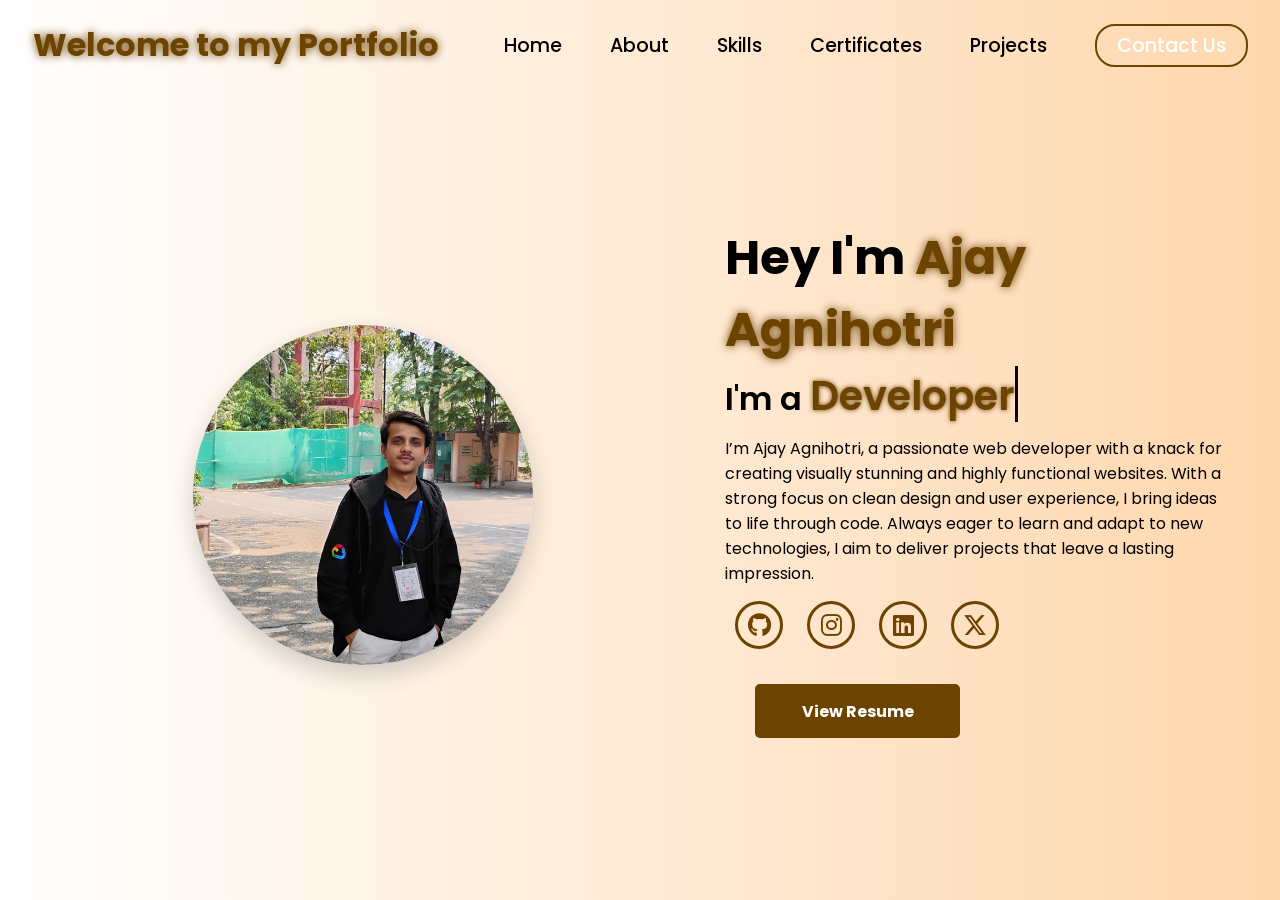
<file: index.html>
<!DOCTYPE html>
<html lang="en">
<head>
    <meta charset="UTF-8">
    <meta name="viewport" content="width=device-width, initial-scale=1.0">
    <link rel="stylesheet" href="https://cdnjs.cloudflare.com/ajax/libs/font-awesome/6.7.1/css/all.min.css">
    <title>Ajay Portfolio</title>
    <link rel="stylesheet" href="style.css">
    

    <link rel="stylesheet" href="https://unpkg.com/aos@next/dist/aos.css" />
</head>
<body>
    <nav>
        <div class="nav-container">
            <div class="logo" data-aos="zoom-in" data-aos-duration="1000">
                <span>Welcome to my Portfolio</span>
            </div>
            
            <div class="links">
                <div class="link" data-aos="fade-up" data-aos-duration="1000" data-aos-delay="100"><a href="index.html">Home</a></div>
                <div class="link" data-aos="fade-up" data-aos-duration="1000" data-aos-delay="200"><a href="about.html">About</a></div>
                <div class="link" data-aos="fade-up" data-aos-duration="1000" data-aos-delay="300"><a href="skills.html">Skills</a></div>
                <div class="link" data-aos="fade-up" data-aos-duration="1000" data-aos-delay="400"><a href="certificates.html">Certificates</a></div>
                <div class="link" data-aos="fade-up" data-aos-duration="1000" data-aos-delay="500"><a href="projects.html">Projects</a></div>
                <div class="link contact-btn" data-aos="fade-up" data-aos-duration="1000" data-aos-delay="600"><a href="contact.html">Contact Us</a></div>
            </div>
            <i class="fa-solid fa-bars hamburg" onclick="hamburg()"></i>
        </div>
        <div class="dropdown">
            <div class="links">
                <a href="index.html">Home</a>
                <a href="about.html">About</a>
                <a href="skills.html">Skills</a>
                <a href="certificates.html">Certificates</a>
                <a href="projects.html">Projects</a>
                <a href="contact.html">Contact Us</a>
                <i class="fa-solid fa-xmark cancel" onclick="cancel()"></i>
            </div>
        </div>
    </nav>
        <section>
            <div class="main-container">
                <div class="image profile-img" data-aos="zoom-in-right" data-aos-duration="2500">
    <img src="mee.jpg" alt="Ajay">
</div>

                <div class="content">
                    <h1 data-aos="fade-left" data-aos-duration="1000" data-aos-delay="800">Hey I'm <span>Ajay Agnihotri</span></h1>
                    <div class="typewriter" data-aos="fade-right" data-aos-duration="1000" data-aos-delay="900">I'm a <span></span></div>
                    <p data-aos="flip-up" data-aos-duration="1000" data-aos-delay="1000">I’m Ajay Agnihotri, a passionate web developer with a knack for creating visually stunning and highly functional websites. 
    With a strong focus on clean design and user experience, I bring ideas to life through code. 
    Always eager to learn and adapt to new technologies, I aim to deliver projects that leave a lasting impression.</p>
                    <div class="social-links" data-aos="flip-down" data-aos-duration="1000" data-aos-delay="1200">
                        <a href="https://github.com/ajayagnihotri9555" target="_blank"><i class="fa-brands fa-github"></i></a>
                        <a href="https://www.instagram.com/mr.agnihotri_45?utm_source=qr&igsh=MWtjcjFqc2twZW55bQ==" target="_blank"><i class="fa-brands fa-instagram"></i></a>
                        <a href="https://www.linkedin.com/in/ajay-agnihotri-27839625a?utm_source=share&utm_campaign=share_via&utm_content=profile&utm_medium=android_app" target="_blank"><i class="fa-brands fa-linkedin"></i></a>
                        <a href="https://x.com/Mragnihotri9555?t=0HHet257AoX6KJisZ__24g&s=08" target="_blank"><i class="fa-brands fa-x-twitter"></i></a>
                    </div>
                    <div class="btn" data-aos="zoom-out-left" data-aos-duration="1000" data-aos-delay="1300">
                        <a href="ajayagnihotri.pdf" target="_blank">
                            <button>View Resume</button>
                        </a>
                    </div>
                </div>
            </div>
        </section>
        <script src="https://unpkg.com/aos@next/dist/aos.js"></script>
        <script>
          AOS.init({offset:0});
        </script>
        <script>
            function hamburg(){
                const navbar = document.querySelector(".dropdown")
                navbar.style.transform = "translateY(0px)"
            }
            function cancel(){
                const navbar = document.querySelector(".dropdown")
                navbar.style.transform = "translateY(-500px)"
            }
        </script>
        

</body>
</html>
</file>
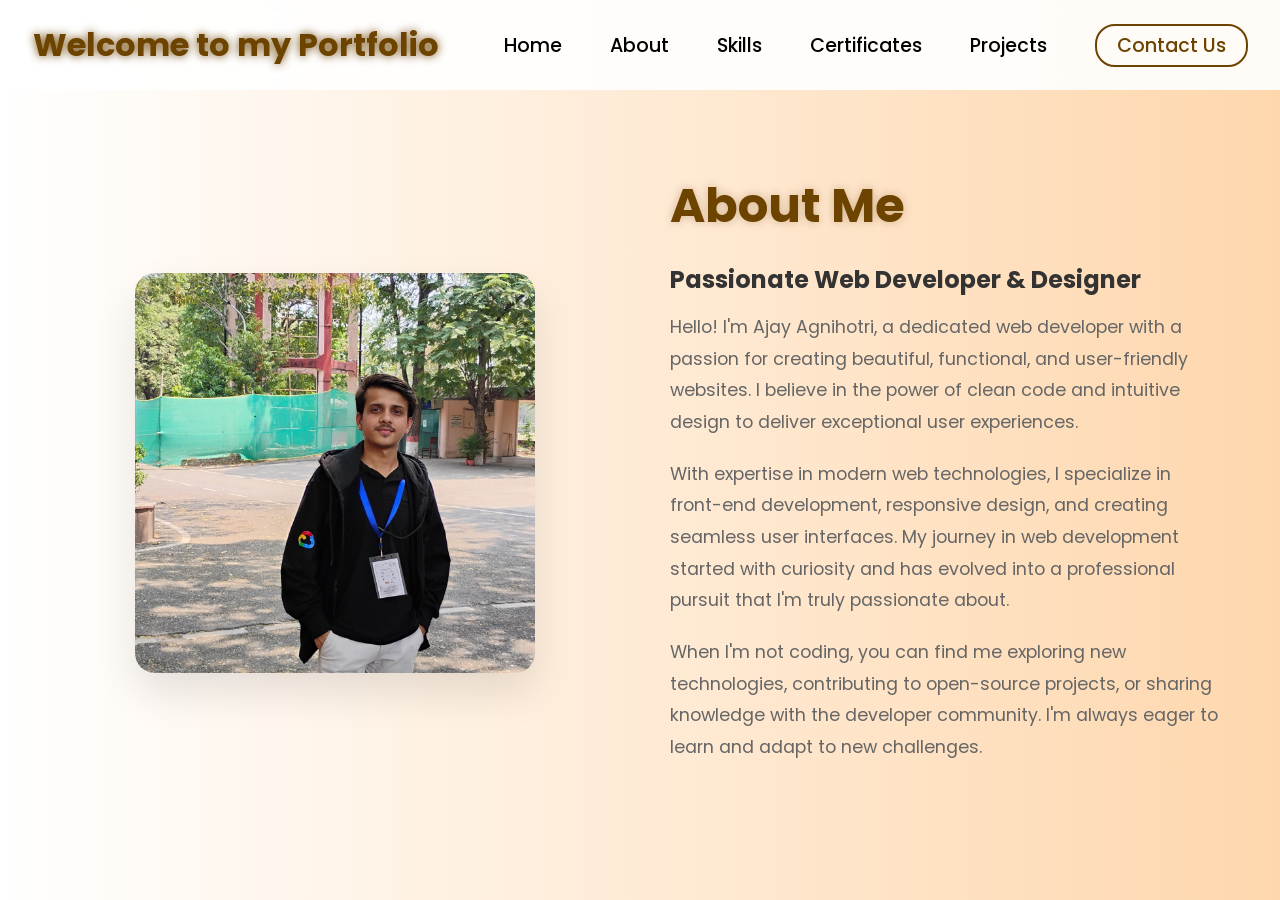
<file: about.html>
<!DOCTYPE html>
<html lang="en">
<head>
    <meta charset="UTF-8">
    <meta name="viewport" content="width=device-width, initial-scale=1.0">
    <link rel="stylesheet" href="https://cdnjs.cloudflare.com/ajax/libs/font-awesome/6.7.1/css/all.min.css">
    <title>About - Ajay Portfolio</title>
    <link rel="stylesheet" href="https://unpkg.com/aos@next/dist/aos.css" />
    
    <style>
        @import url('https://fonts.googleapis.com/css2?family=Poppins:wght@100;200;300;400;500;600&display=swap');

        *{
            padding: 0;
            margin: 0;
            font-family: 'Poppins', sans-serif;
            box-sizing: border-box;
        }

        html{
            overflow-x: hidden;
        }

        body{
            width: 100%;
            min-height: 100vh;
            background: linear-gradient(to right, rgb(255,255,255), rgb(254,215,173));
        }

        nav{
            width: 100%;
            height: 10vh;
            position: sticky;
            top: 0;
            background: rgba(255,255,255,0.9);
            backdrop-filter: blur(10px);
            z-index: 1000;
        }

        .nav-container{
            width: 100%;
            height: 100%;
            display: flex;
            justify-content: space-around;
            align-items: center;
        }

        .logo{
            color: black;
            font-size: 2rem;
            font-weight: bolder;
        }

        .logo span{
            color: rgb(109,67, 0);
            text-shadow: 0 0 10px rgb(109,67, 0);
        }

        .hamburg, .cancel{
            cursor: pointer;
            position: absolute;
            right: 15px;
            top: 10px;
            color: black;
            font-size: 2rem;
            display: none;
        }

        .nav-container .links {
            display: flex;
            gap: 3rem;
            align-items: center;
        }

        .nav-container .links a{
            position: relative;
            font-size: 1.2rem;
            color: black;
            text-decoration: none;
            font-weight: 500;
            transform: 0.3s linear;
        }

        .nav-container .links a::before{
            position: absolute;
            content: "";
            bottom: -3px;
            left: 0;
            width: 0%;
            height: 3px;
            background-color: rgb(109,67, 0);
            transition: 0.2s linear;
        }

        .nav-container .links a:hover::before{
            width: 100%;
        }

        .nav-container .contact-btn{
            background-color: transparent;
            padding: 5px 20px;
            border-radius: 20px;
            border: 2px solid rgb(109,67, 0);
            transition: 0.2s linear;
        }

        .nav-container .contact-btn a{
            color: rgb(109,67, 0);
            transition: 0.3s linear;
        }

        .nav-container .contact-btn:hover, .nav-container .contact-btn:hover a{
            background-color: rgb(109,67, 0);
            color: white;
        }

        .nav-container .links a:hover{
            color: rgb(109,67, 0);
        }

        .dropdown{
            z-index: 100;
            position: absolute;
            top: 0;
            transform: translateY(-500px);
            width: 100%;
            height: auto;
            backdrop-filter: brightness(40%) blur(3px);
            box-shadow: 0 0 20px black;
            transition: 0.2s linear;
        }

        .dropdown .links a{
            color: white;
            display: flex;
            text-decoration: none;
            justify-content: center;
            padding: 15px 0;
            align-items: center;
            transition: 0.2s linear;
        }

        .dropdown .links a:hover{
            background-color: rgb(109,67, 0);
        }

        .about-section {
            padding: 80px 20px;
            max-width: 1200px;
            margin: 0 auto;
        }

        .about-container {
            display: grid;
            grid-template-columns: 1fr 1fr;
            gap: 60px;
            align-items: center;
        }

        .about-image {
            text-align: center;
        }

        .about-image img {
            width: 400px;
            height: 400px;
            border-radius: 20px;
            box-shadow: 0 20px 40px rgba(0,0,0,0.1);
            object-fit: cover;
        }

        .about-content h1 {
            font-size: 3rem;
            color: rgb(109,67, 0);
            margin-bottom: 20px;
            text-shadow: 0 0 10px rgba(109,67, 0, 0.3);
        }

        .about-content h2 {
            font-size: 1.5rem;
            color: #333;
            margin-bottom: 15px;
        }

        .about-content p {
            font-size: 1.1rem;
            line-height: 1.8;
            color: #666;
            margin-bottom: 20px;
        }

        

        @media (max-width: 884px) {
            .about-container {
                grid-template-columns: 1fr;
                gap: 40px;
            }

            .about-image img {
                width: 300px;
                height: 300px;
            }

            .about-content h1 {
                font-size: 2.5rem;
            }

            

            nav .logo{
                position: absolute;
                top: 16px;
                left: 15px;
                font-size: 1.5rem;
            }

            .nav-container .links{
                display: none;
            }

            .hamburg,.cancel{
                display: block;
            }
        }

        @media (max-width: 480px) {
        }
    </style>
</head>
<body>
    <nav>
        <div class="nav-container">
            <div class="logo" data-aos="zoom-in" data-aos-duration="1000">
                <span>Welcome to my Portfolio</span>
            </div>
            
            <div class="links">
                <div class="link" data-aos="fade-up" data-aos-duration="1000" data-aos-delay="100"><a href="index.html">Home</a></div>
                <div class="link" data-aos="fade-up" data-aos-duration="1000" data-aos-delay="200"><a href="about.html">About</a></div>
                <div class="link" data-aos="fade-up" data-aos-duration="1000" data-aos-delay="300"><a href="skills.html">Skills</a></div>
                <div class="link" data-aos="fade-up" data-aos-duration="1000" data-aos-delay="400"><a href="certificates.html">Certificates</a></div>
                <div class="link" data-aos="fade-up" data-aos-duration="1000" data-aos-delay="500"><a href="projects.html">Projects</a></div>
                <div class="link contact-btn" data-aos="fade-up" data-aos-duration="1000" data-aos-delay="600"><a href="contact.html">Contact Us</a></div>
            </div>
            <i class="fa-solid fa-bars hamburg" onclick="hamburg()"></i>
        </div>
        <div class="dropdown">
            <div class="links">
                <a href="index.html">Home</a>
                <a href="about.html">About</a>
                <a href="skills.html">Skills</a>
                <a href="certificates.html">Certificates</a>
                <a href="projects.html">Projects</a>
                <a href="contact.html">Contact Us</a>
                <i class="fa-solid fa-xmark cancel" onclick="cancel()"></i>
            </div>
        </div>
    </nav>

    <section class="about-section">
        <div class="about-container">
            <div class="about-image" data-aos="fade-right" data-aos-duration="1000">
                <img src="mee.jpg" alt="Ajay Agnihotri">
            </div>
            
            <div class="about-content" data-aos="fade-left" data-aos-duration="1000" data-aos-delay="300">
                <h1>About Me</h1>
                <h2>Passionate Web Developer & Designer</h2>
                <p>Hello! I'm Ajay Agnihotri, a dedicated web developer with a passion for creating beautiful, functional, and user-friendly websites. I believe in the power of clean code and intuitive design to deliver exceptional user experiences.</p>
                
                <p>With expertise in modern web technologies, I specialize in front-end development, responsive design, and creating seamless user interfaces. My journey in web development started with curiosity and has evolved into a professional pursuit that I'm truly passionate about.</p>
                
                <p>When I'm not coding, you can find me exploring new technologies, contributing to open-source projects, or sharing knowledge with the developer community. I'm always eager to learn and adapt to new challenges.</p>
                
                
            </div>
        </div>
    </section>

    <script src="https://unpkg.com/aos@next/dist/aos.js"></script>
    <script>
        AOS.init({offset:0});
    </script>
    <script>
        function hamburg(){
            const navbar = document.querySelector(".dropdown")
            navbar.style.transform = "translateY(0px)"
        }
        function cancel(){
            const navbar = document.querySelector(".dropdown")
            navbar.style.transform = "translateY(-500px)"
        }
    </script>
</body>
</html>
</file>
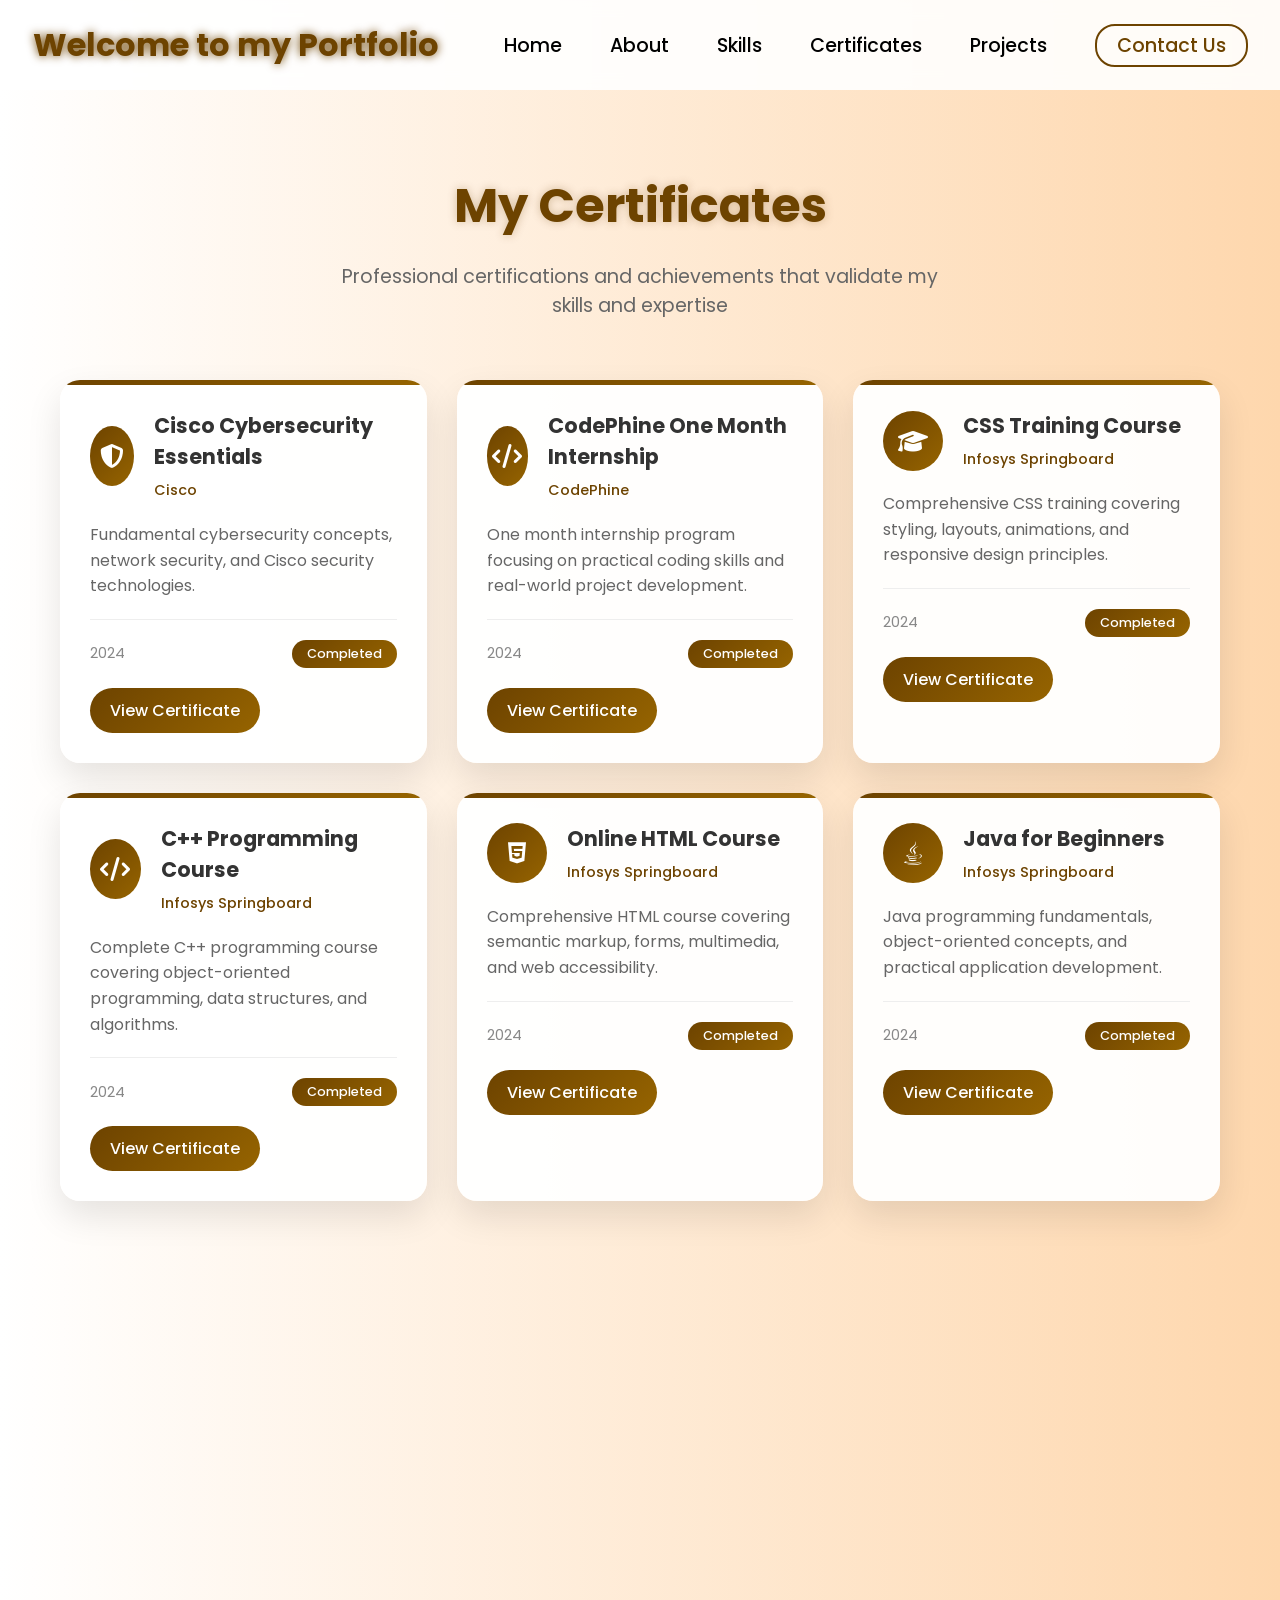
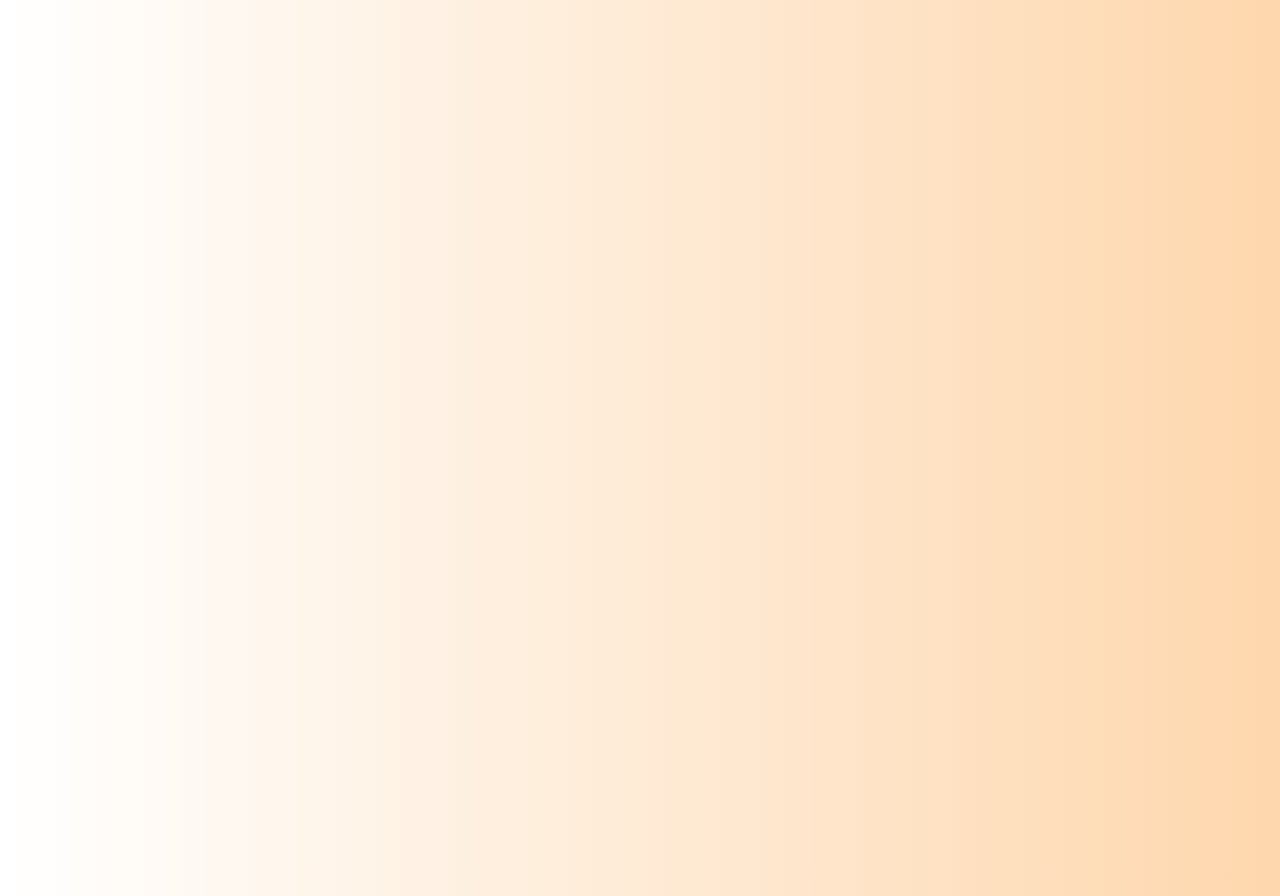
<file: certificates.html>
<!DOCTYPE html>
<html lang="en">
<head>
    <meta charset="UTF-8">
    <meta name="viewport" content="width=device-width, initial-scale=1.0">
    <link rel="stylesheet" href="https://cdnjs.cloudflare.com/ajax/libs/font-awesome/6.7.1/css/all.min.css">
    <title>Certificates - Ajay Portfolio</title>
    <link rel="stylesheet" href="https://unpkg.com/aos@next/dist/aos.css" />
    
    <style>
        @import url('https://fonts.googleapis.com/css2?family=Poppins:wght@100;200;300;400;500;600&display=swap');

        *{
            padding: 0;
            margin: 0;
            font-family: 'Poppins', sans-serif;
            box-sizing: border-box;
        }

        html{
            overflow-x: hidden;
        }

        body{
            width: 100%;
            min-height: 100vh;
            background: linear-gradient(to right, rgb(255,255,255), rgb(254,215,173));
        }

        nav{
            width: 100%;
            height: 10vh;
            position: sticky;
            top: 0;
            background: rgba(255,255,255,0.9);
            backdrop-filter: blur(10px);
            z-index: 1000;
        }

        .nav-container{
            width: 100%;
            height: 100%;
            display: flex;
            justify-content: space-around;
            align-items: center;
        }

        .logo{
            color: black;
            font-size: 2rem;
            font-weight: bolder;
        }

        .logo span{
            color: rgb(109,67, 0);
            text-shadow: 0 0 10px rgb(109,67, 0);
        }

        .hamburg, .cancel{
            cursor: pointer;
            position: absolute;
            right: 15px;
            top: 10px;
            color: black;
            font-size: 2rem;
            display: none;
        }

        .nav-container .links {
            display: flex;
            gap: 3rem;
            align-items: center;
        }

        .nav-container .links a{
            position: relative;
            font-size: 1.2rem;
            color: black;
            text-decoration: none;
            font-weight: 500;
            transform: 0.3s linear;
        }

        .nav-container .links a::before{
            position: absolute;
            content: "";
            bottom: -3px;
            left: 0;
            width: 0%;
            height: 3px;
            background-color: rgb(109,67, 0);
            transition: 0.2s linear;
        }

        .nav-container .links a:hover::before{
            width: 100%;
        }

        .nav-container .contact-btn{
            background-color: transparent;
            padding: 5px 20px;
            border-radius: 20px;
            border: 2px solid rgb(109,67, 0);
            transition: 0.2s linear;
        }

        .nav-container .contact-btn a{
            color: rgb(109,67, 0);
            transition: 0.3s linear;
        }

        .nav-container .contact-btn:hover, .nav-container .contact-btn:hover a{
            background-color: rgb(109,67, 0);
            color: white;
        }

        .nav-container .links a:hover{
            color: rgb(109,67, 0);
        }

        .dropdown{
            z-index: 100;
            position: absolute;
            top: 0;
            transform: translateY(-500px);
            width: 100%;
            height: auto;
            backdrop-filter: brightness(40%) blur(3px);
            box-shadow: 0 0 20px black;
            transition: 0.2s linear;
        }

        .dropdown .links a{
            color: white;
            display: flex;
            text-decoration: none;
            justify-content: center;
            padding: 15px 0;
            align-items: center;
            transition: 0.2s linear;
        }

        .dropdown .links a:hover{
            background-color: rgb(109,67, 0);
        }

        .certificates-section {
            padding: 80px 20px;
            max-width: 1200px;
            margin: 0 auto;
        }

        .certificates-header {
            text-align: center;
            margin-bottom: 60px;
        }

        .certificates-header h1 {
            font-size: 3rem;
            color: rgb(109,67, 0);
            margin-bottom: 20px;
            text-shadow: 0 0 10px rgba(109,67, 0, 0.3);
        }

        .certificates-header p {
            font-size: 1.2rem;
            color: #666;
            max-width: 600px;
            margin: 0 auto;
        }

        .certificates-grid {
            display: grid;
            grid-template-columns: repeat(auto-fit, minmax(350px, 1fr));
            gap: 30px;
            margin-bottom: 60px;
        }

        .certificate-card {
            background: rgba(255,255,255,0.95);
            border-radius: 20px;
            padding: 30px;
            box-shadow: 0 15px 35px rgba(0,0,0,0.1);
            transition: all 0.3s ease;
            position: relative;
            overflow: hidden;
        }

        .certificate-card::before {
            content: '';
            position: absolute;
            top: 0;
            left: 0;
            width: 100%;
            height: 5px;
            background: linear-gradient(90deg, rgb(109,67, 0), rgb(150,100, 0));
        }

        .certificate-card:hover {
            transform: translateY(-10px);
            box-shadow: 0 25px 50px rgba(0,0,0,0.15);
        }

        .certificate-header {
            display: flex;
            align-items: center;
            margin-bottom: 20px;
        }

        .certificate-icon {
            width: 60px;
            height: 60px;
            background: linear-gradient(135deg, rgb(109,67, 0), rgb(150,100, 0));
            border-radius: 50%;
            display: flex;
            align-items: center;
            justify-content: center;
            margin-right: 20px;
        }

        .certificate-icon i {
            font-size: 1.5rem;
            color: white;
        }

        .certificate-info h3 {
            font-size: 1.3rem;
            color: #333;
            margin-bottom: 5px;
        }

        .certificate-info .issuer {
            color: rgb(109,67, 0);
            font-weight: 500;
            font-size: 0.9rem;
        }

        .certificate-details {
            margin-bottom: 20px;
        }

        .certificate-details p {
            color: #666;
            line-height: 1.6;
            margin-bottom: 15px;
        }

        .certificate-meta {
            display: flex;
            justify-content: space-between;
            align-items: center;
            padding-top: 20px;
            border-top: 1px solid #eee;
        }

        .certificate-date {
            color: #888;
            font-size: 0.9rem;
        }

        .certificate-status {
            background: linear-gradient(135deg, rgb(109,67, 0), rgb(150,100, 0));
            color: white;
            padding: 5px 15px;
            border-radius: 20px;
            font-size: 0.8rem;
            font-weight: 500;
        }

        .certificate-actions {
            display: flex;
            gap: 10px;
            margin-top: 20px;
        }

        .btn {
            padding: 10px 20px;
            border: none;
            border-radius: 25px;
            font-weight: 500;
            cursor: pointer;
            transition: all 0.3s ease;
            text-decoration: none;
            display: inline-block;
            text-align: center;
        }

        .btn-primary {
            background: linear-gradient(135deg, rgb(109,67, 0), rgb(150,100, 0));
            color: white;
        }

        .btn-primary:hover {
            transform: scale(1.05);
            box-shadow: 0 5px 15px rgba(109,67, 0, 0.3);
        }

        .btn-secondary {
            background: transparent;
            color: rgb(109,67, 0);
            border: 2px solid rgb(109,67, 0);
        }

        .btn-secondary:hover {
            background: rgb(109,67, 0);
            color: white;
        }

        .certificate-stats {
            background: rgba(255,255,255,0.9);
            border-radius: 20px;
            padding: 40px;
            box-shadow: 0 15px 35px rgba(0,0,0,0.1);
            text-align: center;
        }

        .certificate-stats h2 {
            font-size: 2rem;
            color: rgb(109,67, 0);
            margin-bottom: 30px;
        }

        .stats-grid {
            display: grid;
            grid-template-columns: repeat(auto-fit, minmax(200px, 1fr));
            gap: 30px;
        }

        .stat-item {
            text-align: center;
        }

        .stat-number {
            font-size: 2.5rem;
            font-weight: bold;
            color: rgb(109,67, 0);
            margin-bottom: 10px;
        }

        .stat-label {
            color: #666;
            font-size: 1rem;
        }

        @media (max-width: 884px) {
            .certificates-header h1 {
                font-size: 2.5rem;
            }

            .certificates-grid {
                grid-template-columns: 1fr;
            }

            .stats-grid {
                grid-template-columns: repeat(2, 1fr);
            }

            nav .logo{
                position: absolute;
                top: 16px;
                left: 15px;
                font-size: 1.5rem;
            }

            .nav-container .links{
                display: none;
            }

            .hamburg,.cancel{
                display: block;
            }
        }

        @media (max-width: 480px) {
            .stats-grid {
                grid-template-columns: 1fr;
            }

            .certificate-actions {
                flex-direction: column;
            }
        }
    </style>
</head>
<body>
    <nav>
        <div class="nav-container">
            <div class="logo" data-aos="zoom-in" data-aos-duration="1000">
                <span>Welcome to my Portfolio</span>
            </div>
            
            <div class="links">
                <div class="link" data-aos="fade-up" data-aos-duration="1000" data-aos-delay="100"><a href="index.html">Home</a></div>
                <div class="link" data-aos="fade-up" data-aos-duration="1000" data-aos-delay="200"><a href="about.html">About</a></div>
                <div class="link" data-aos="fade-up" data-aos-duration="1000" data-aos-delay="300"><a href="skills.html">Skills</a></div>
                <div class="link" data-aos="fade-up" data-aos-duration="1000" data-aos-delay="400"><a href="certificates.html">Certificates</a></div>
                <div class="link" data-aos="fade-up" data-aos-duration="1000" data-aos-delay="500"><a href="projects.html">Projects</a></div>
                <div class="link contact-btn" data-aos="fade-up" data-aos-duration="1000" data-aos-delay="600"><a href="contact.html">Contact Us</a></div>
            </div>
            <i class="fa-solid fa-bars hamburg" onclick="hamburg()"></i>
        </div>
        <div class="dropdown">
            <div class="links">
                <a href="index.html">Home</a>
                <a href="about.html">About</a>
                <a href="skills.html">Skills</a>
                <a href="certificates.html">Certificates</a>
                <a href="projects.html">Projects</a>
                <a href="contact.html">Contact Us</a>
                <i class="fa-solid fa-xmark cancel" onclick="cancel()"></i>
            </div>
        </div>
    </nav>

    <section class="certificates-section">
        <div class="certificates-header" data-aos="fade-up" data-aos-duration="1000">
            <h1>My Certificates</h1>
            <p>Professional certifications and achievements that validate my skills and expertise</p>
        </div>

        <div class="certificates-grid">
            <div class="certificate-card" data-aos="fade-up" data-aos-duration="1000" data-aos-delay="200">
                <div class="certificate-header">
                    <div class="certificate-icon">
                        <i class="fas fa-shield-alt"></i>
                    </div>
                    <div class="certificate-info">
                        <h3>Cisco Cybersecurity Essentials</h3>
                        <span class="issuer">Cisco</span>
                    </div>
                </div>
                <div class="certificate-details">
                    <p>Fundamental cybersecurity concepts, network security, and Cisco security technologies.</p>
                </div>
                <div class="certificate-meta">
                    <span class="certificate-date">2024</span>
                    <span class="certificate-status">Completed</span>
                </div>
                <div class="certificate-actions">
                    <a href="Cisco certificates.jpg" target="_blank" class="btn btn-primary">View Certificate</a>
                </div>
            </div>

            <div class="certificate-card" data-aos="fade-up" data-aos-duration="1000" data-aos-delay="400">
                <div class="certificate-header">
                    <div class="certificate-icon">
                        <i class="fas fa-code"></i>
                    </div>
                    <div class="certificate-info">
                        <h3>CodePhine One Month Internship</h3>
                        <span class="issuer">CodePhine</span>
                    </div>
                </div>
                <div class="certificate-details">
                    <p>One month internship program focusing on practical coding skills and real-world project development.</p>
                </div>
                <div class="certificate-meta">
                    <span class="certificate-date">2024</span>
                    <span class="certificate-status">Completed</span>
                </div>
                <div class="certificate-actions">
                    <a href="Codephine Internship.png" target="_blank" class="btn btn-primary">View Certificate</a>
                </div>
            </div>

            <div class="certificate-card" data-aos="fade-up" data-aos-duration="1000" data-aos-delay="600">
                <div class="certificate-header">
                    <div class="certificate-icon">
                        <i class="fas fa-graduation-cap"></i>
                    </div>
                    <div class="certificate-info">
                        <h3>CSS Training Course</h3>
                        <span class="issuer">Infosys Springboard</span>
                    </div>
                </div>
                <div class="certificate-details">
                    <p>Comprehensive CSS training covering styling, layouts, animations, and responsive design principles.</p>
                </div>
                <div class="certificate-meta">
                    <span class="certificate-date">2024</span>
                    <span class="certificate-status">Completed</span>
                </div>
                <div class="certificate-actions">
                    <a href="css.jpg" target="_blank" class="btn btn-primary">View Certificate</a>
                </div>
            </div>

            <div class="certificate-card" data-aos="fade-up" data-aos-duration="1000" data-aos-delay="800">
                <div class="certificate-header">
                    <div class="certificate-icon">
                        <i class="fas fa-code"></i>
                    </div>
                    <div class="certificate-info">
                        <h3>C++ Programming Course</h3>
                        <span class="issuer">Infosys Springboard</span>
                    </div>
                </div>
                <div class="certificate-details">
                    <p>Complete C++ programming course covering object-oriented programming, data structures, and algorithms.</p>
                </div>
                <div class="certificate-meta">
                    <span class="certificate-date">2024</span>
                    <span class="certificate-status">Completed</span>
                </div>
                <div class="certificate-actions">
                    <a href="C++.jpg" target="_blank" class="btn btn-primary">View Certificate</a>
                </div>
            </div>

            <div class="certificate-card" data-aos="fade-up" data-aos-duration="1000" data-aos-delay="1000">
                <div class="certificate-header">
                    <div class="certificate-icon">
                        <i class="fab fa-html5"></i>
                    </div>
                    <div class="certificate-info">
                        <h3>Online HTML Course</h3>
                        <span class="issuer">Infosys Springboard</span>
                    </div>
                </div>
                <div class="certificate-details">
                    <p>Comprehensive HTML course covering semantic markup, forms, multimedia, and web accessibility.</p>
                </div>
                <div class="certificate-meta">
                    <span class="certificate-date">2024</span>
                    <span class="certificate-status">Completed</span>
                </div>
                <div class="certificate-actions">
                    <a href="html.jpg" target="_blank" class="btn btn-primary">View Certificate</a>
                </div>
            </div>

            <div class="certificate-card" data-aos="fade-up" data-aos-duration="1000" data-aos-delay="1200">
                <div class="certificate-header">
                    <div class="certificate-icon">
                        <i class="fab fa-java"></i>
                    </div>
                    <div class="certificate-info">
                        <h3>Java for Beginners</h3>
                        <span class="issuer">Infosys Springboard</span>
                    </div>
                </div>
                <div class="certificate-details">
                    <p>Java programming fundamentals, object-oriented concepts, and practical application development.</p>
                </div>
                <div class="certificate-meta">
                    <span class="certificate-date">2024</span>
                    <span class="certificate-status">Completed</span>
                </div>
                <div class="certificate-actions">
                    <a href="java.jpg" target="_blank" class="btn btn-primary">View Certificate</a>
                </div>
            </div>

            <div class="certificate-card" data-aos="fade-up" data-aos-duration="1000" data-aos-delay="1400">
                <div class="certificate-header">
                    <div class="certificate-icon">
                        <i class="fas fa-code"></i>
                    </div>
                    <div class="certificate-info">
                        <h3>C Programming Course</h3>
                        <span class="issuer">Infosys Springboard</span>
                    </div>
                </div>
                <div class="certificate-details">
                    <p>Complete C programming course covering fundamentals, data structures, and problem-solving techniques.</p>
                </div>
                <div class="certificate-meta">
                    <span class="certificate-date">2024</span>
                    <span class="certificate-status">Completed</span>
                </div>
                <div class="certificate-actions">
                    <a href="C programming.jpg" target="_blank" class="btn btn-primary">View Certificate</a>
                </div>
            </div>

            <div class="certificate-card" data-aos="fade-up" data-aos-duration="1000" data-aos-delay="1600">
                <div class="certificate-header">
                    <div class="certificate-icon">
                        <i class="fas fa-trophy"></i>
                    </div>
                    <div class="certificate-info">
                        <h3>Shri Ram Group Tech Fest Participation</h3>
                        <span class="issuer">Shri Ram Group</span>
                    </div>
                </div>
                    <div class="certificate-details">
                    <p>Participation certificate for technical festival showcasing innovation and technical skills.</p>
                </div>
                <div class="certificate-meta">
                    <span class="certificate-date">2024</span>
                    <span class="certificate-status">Completed</span>
                </div>
                <div class="certificate-actions">
                    <a href="SRIT Techfest.jpg" target="_blank" class="btn btn-primary">View Certificate</a>
                </div>
            </div>

            <div class="certificate-card" data-aos="fade-up" data-aos-duration="1000" data-aos-delay="1800">
                <div class="certificate-header">
                    <div class="certificate-icon">
                        <i class="fas fa-laptop-code"></i>
                    </div>
                    <div class="certificate-info">
                        <h3>NAF's Uzhavu Hackathon | Shaastra 2025</h3>
                        <span class="issuer">IIT Madras</span>
                    </div>
                </div>
                <div class="certificate-details">
                    <p>Participation certificate for prestigious hackathon organized by IIT Madras, showcasing problem-solving skills.</p>
                </div>
                <div class="certificate-meta">
                    <span class="certificate-date">2025</span>
                    <span class="certificate-status">Completed</span>
                </div>
                <div class="certificate-actions">
                    <a href="NAF's Uzhavu Hackathon.jpg" target="_blank" class="btn btn-primary">View Certificate</a>
                </div>
            </div>

            <div class="certificate-card" data-aos="fade-up" data-aos-duration="1000" data-aos-delay="2000">
                <div class="certificate-header">
                    <div class="certificate-icon">
                        <i class="fas fa-laptop-code"></i>
                    </div>
                    <div class="certificate-info">
                        <h3>Hack/Fest '25 Hackathon</h3>
                        <span class="issuer">IIT Dhanbad</span>
                    </div>
                </div>
                <div class="certificate-details">
                    <p>Participation certificate for hackathon organized by IIT Dhanbad, demonstrating innovation and technical expertise.</p>
                </div>
                <div class="certificate-meta">
                    <span class="certificate-date">2025</span>
                    <span class="certificate-status">Completed</span>
                </div>
                <div class="certificate-actions">
                    <a href="Hackfest'25.jpg" target="_blank" class="btn btn-primary">View Certificate</a>
                </div>
            </div>

            <div class="certificate-card" data-aos="fade-up" data-aos-duration="1000" data-aos-delay="2200">
                <div class="certificate-header">
                    <div class="certificate-icon">
                        <i class="fas fa-chart-line"></i>
                    </div>
                    <div class="certificate-info">
                        <h3>Google Analytics Academy</h3>
                        <span class="issuer">Google</span>
                    </div>
                </div>
                <div class="certificate-details">
                    <p>Google Analytics certification covering data analysis, reporting, and digital marketing insights.</p>
                </div>
                <div class="certificate-meta">
                    <span class="certificate-date">2024</span>
                    <span class="certificate-status">Completed</span>
                </div>
                <div class="certificate-actions">
                    <a href="google analytics 1.jpg" target="_blank" class="btn btn-primary">View Certificate</a>
                </div>
            </div>
        </div>

        <div class="certificate-stats" data-aos="fade-up" data-aos-duration="1000" data-aos-delay="2400">
            <h2>Certification Summary</h2>
            <div class="stats-grid">
                <div class="stat-item">
                    <div class="stat-number">11</div>
                    <div class="stat-label">Certificates Earned</div>
                </div>
                <div class="stat-item">
                    <div class="stat-number">5</div>
                    <div class="stat-label">Platforms Used</div>
                </div>
                <div class="stat-item">
                    <div class="stat-number">3</div>
                    <div class="stat-label">Hackathons</div>
                </div>
                <div class="stat-item">
                    <div class="stat-number">100%</div>
                    <div class="stat-label">Completion Rate</div>
                </div>
            </div>
        </div>
    </section>

    <script src="https://unpkg.com/aos@next/dist/aos.js"></script>
    <script>
        AOS.init({offset:0});
    </script>
    <script>
        function hamburg(){
            const navbar = document.querySelector(".dropdown")
            navbar.style.transform = "translateY(0px)"
        }
        function cancel(){
            const navbar = document.querySelector(".dropdown")
            navbar.style.transform = "translateY(-500px)"
        }
    </script>
</body>
</html>
</file>
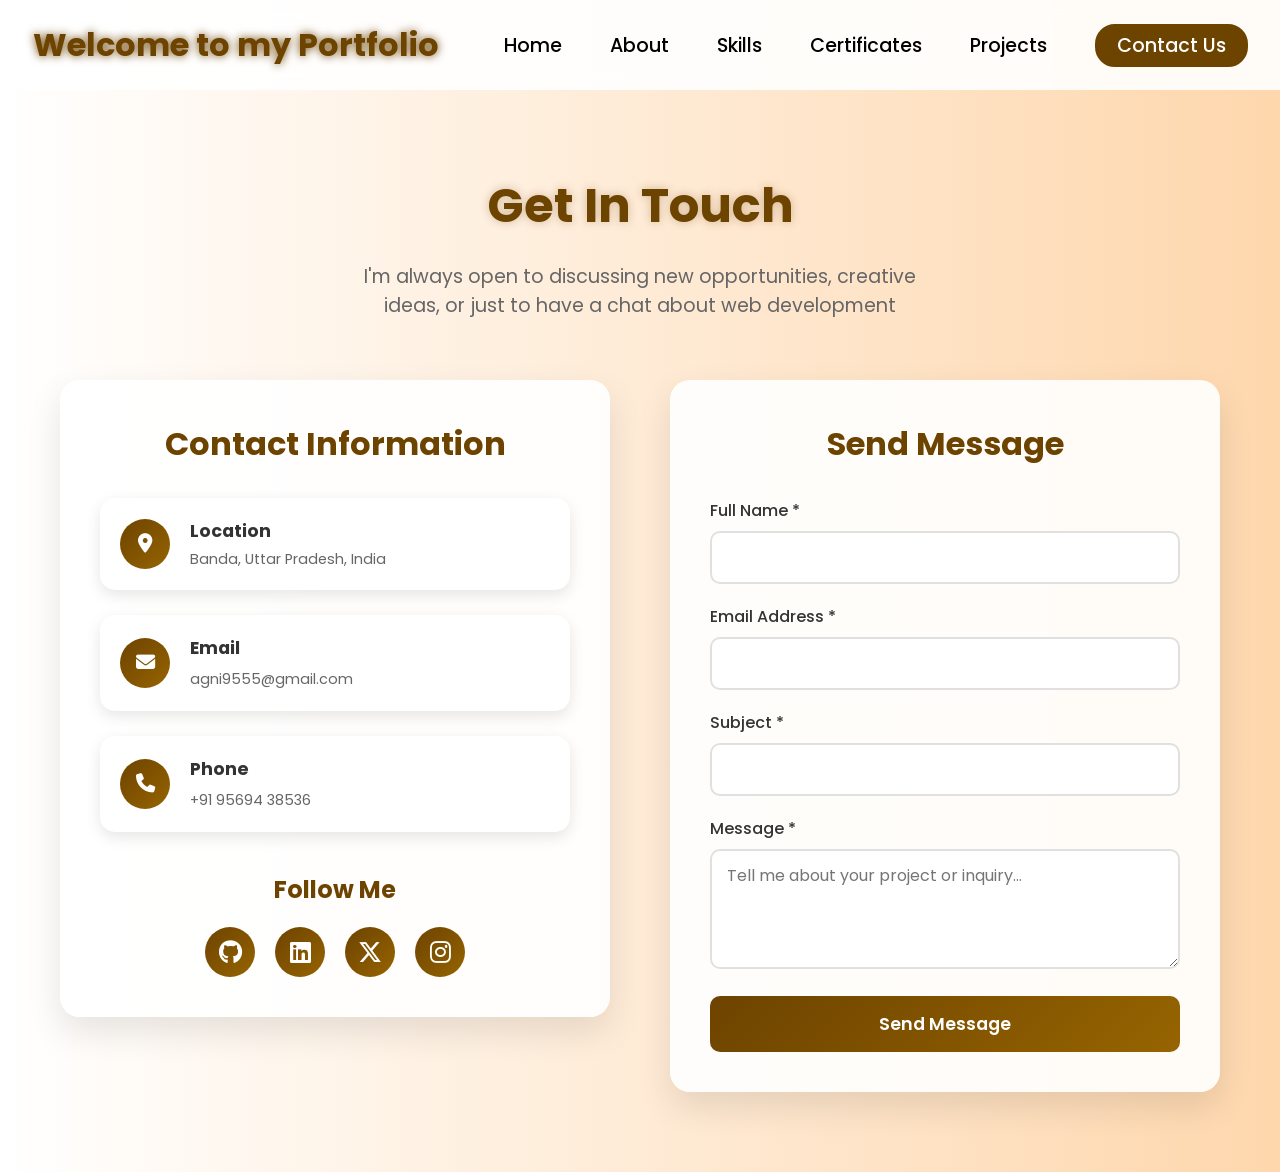
<file: contact.html>
<!DOCTYPE html>
<html lang="en">
<head>
    <meta charset="UTF-8">
    <meta name="viewport" content="width=device-width, initial-scale=1.0">
    <link rel="stylesheet" href="https://cdnjs.cloudflare.com/ajax/libs/font-awesome/6.7.1/css/all.min.css">
    <title>Contact - Ajay Portfolio</title>
    <link rel="stylesheet" href="https://unpkg.com/aos@next/dist/aos.css" />
    
    <style>
        @import url('https://fonts.googleapis.com/css2?family=Poppins:wght@100;200;300;400;500;600&display=swap');

        *{
            padding: 0;
            margin: 0;
            font-family: 'Poppins', sans-serif;
            box-sizing: border-box;
        }

        html{
            overflow-x: hidden;
        }

        body{
            width: 100%;
            min-height: 100vh;
            background: linear-gradient(to right, rgb(255,255,255), rgb(254,215,173));
        }

        nav{
            width: 100%;
            height: 10vh;
            position: sticky;
            top: 0;
            background: rgba(255,255,255,0.9);
            backdrop-filter: blur(10px);
            z-index: 1000;
        }

        .nav-container{
            width: 100%;
            height: 100%;
            display: flex;
            justify-content: space-around;
            align-items: center;
        }

        .logo{
            color: black;
            font-size: 2rem;
            font-weight: bolder;
        }

        .logo span{
            color: rgb(109,67, 0);
            text-shadow: 0 0 10px rgb(109,67, 0);
        }

        .hamburg, .cancel{
            cursor: pointer;
            position: absolute;
            right: 15px;
            top: 10px;
            color: black;
            font-size: 2rem;
            display: none;
        }

        .nav-container .links {
            display: flex;
            gap: 3rem;
            align-items: center;
        }

        .nav-container .links a{
            position: relative;
            font-size: 1.2rem;
            color: black;
            text-decoration: none;
            font-weight: 500;
            transform: 0.3s linear;
        }

        .nav-container .links a::before{
            position: absolute;
            content: "";
            bottom: -3px;
            left: 0;
            width: 0%;
            height: 3px;
            background-color: rgb(109,67, 0);
            transition: 0.2s linear;
        }

        .nav-container .links a:hover::before{
            width: 100%;
        }

        .nav-container .contact-btn{
            background-color: rgb(109,67, 0);
            padding: 5px 20px;
            border-radius: 20px;
            border: 2px solid rgb(109,67, 0);
            transition: 0.2s linear;
        }

        .nav-container .contact-btn a{
            color: white;
            transition: 0.3s linear;
        }

        .nav-container .contact-btn:hover, .nav-container .contact-btn:hover a{
            background-color: transparent;
            color: rgb(109,67, 0);
        }

        .nav-container .links a:hover{
            color: rgb(109,67, 0);
        }

        .dropdown{
            z-index: 100;
            position: absolute;
            top: 0;
            transform: translateY(-500px);
            width: 100%;
            height: auto;
            backdrop-filter: brightness(40%) blur(3px);
            box-shadow: 0 0 20px black;
            transition: 0.2s linear;
        }

        .dropdown .links a{
            color: white;
            display: flex;
            text-decoration: none;
            justify-content: center;
            padding: 15px 0;
            align-items: center;
            transition: 0.2s linear;
        }

        .dropdown .links a:hover{
            background-color: rgb(109,67, 0);
        }

        .contact-section {
            padding: 80px 20px;
            max-width: 1200px;
            margin: 0 auto;
        }

        .contact-header {
            text-align: center;
            margin-bottom: 60px;
        }

        .contact-header h1 {
            font-size: 3rem;
            color: rgb(109,67, 0);
            margin-bottom: 20px;
            text-shadow: 0 0 10px rgba(109,67, 0, 0.3);
        }

        .contact-header p {
            font-size: 1.2rem;
            color: #666;
            max-width: 600px;
            margin: 0 auto;
        }

        .contact-container {
            display: grid;
            grid-template-columns: 1fr 1fr;
            gap: 60px;
            align-items: start;
        }

        .contact-info {
            background: rgba(255,255,255,0.9);
            border-radius: 20px;
            padding: 40px;
            box-shadow: 0 15px 35px rgba(0,0,0,0.1);
        }

        .contact-info h2 {
            font-size: 2rem;
            color: rgb(109,67, 0);
            margin-bottom: 30px;
            text-align: center;
        }

        .contact-item {
            display: flex;
            align-items: center;
            margin-bottom: 25px;
            padding: 20px;
            background: white;
            border-radius: 15px;
            box-shadow: 0 5px 15px rgba(0,0,0,0.1);
            transition: transform 0.3s ease;
        }

        .contact-item:hover {
            transform: translateY(-5px);
        }

        .contact-icon {
            width: 50px;
            height: 50px;
            background: linear-gradient(135deg, rgb(109,67, 0), rgb(150,100, 0));
            border-radius: 50%;
            display: flex;
            align-items: center;
            justify-content: center;
            margin-right: 20px;
        }

        .contact-icon i {
            font-size: 1.2rem;
            color: white;
        }

        .contact-details h3 {
            font-size: 1.1rem;
            color: #333;
            margin-bottom: 5px;
        }

        .contact-details p, .contact-details a {
            color: #666;
            text-decoration: none;
            font-size: 0.9rem;
        }

        .contact-details a:hover {
            color: rgb(109,67, 0);
        }

        .contact-form {
            background: rgba(255,255,255,0.9);
            border-radius: 20px;
            padding: 40px;
            box-shadow: 0 15px 35px rgba(0,0,0,0.1);
        }

        .contact-form h2 {
            font-size: 2rem;
            color: rgb(109,67, 0);
            margin-bottom: 30px;
            text-align: center;
        }

        .form-group {
            margin-bottom: 20px;
        }

        .form-group label {
            display: block;
            margin-bottom: 8px;
            color: #333;
            font-weight: 500;
        }

        .form-group input,
        .form-group textarea {
            width: 100%;
            padding: 12px 15px;
            border: 2px solid #e0e0e0;
            border-radius: 10px;
            font-size: 1rem;
            transition: border-color 0.3s ease;
            background: white;
        }

        .form-group input:focus,
        .form-group textarea:focus {
            outline: none;
            border-color: rgb(109,67, 0);
            box-shadow: 0 0 10px rgba(109,67, 0, 0.1);
        }

        .form-group textarea {
            resize: vertical;
            min-height: 120px;
        }

        .submit-btn {
            width: 100%;
            padding: 15px;
            background: linear-gradient(135deg, rgb(109,67, 0), rgb(150,100, 0));
            color: white;
            border: none;
            border-radius: 10px;
            font-size: 1.1rem;
            font-weight: 600;
            cursor: pointer;
            transition: all 0.3s ease;
        }

        .submit-btn:hover {
            transform: translateY(-2px);
            box-shadow: 0 10px 25px rgba(109,67, 0, 0.3);
        }

        .social-links {
            text-align: center;
            margin-top: 40px;
        }

        .social-links h3 {
            font-size: 1.5rem;
            color: rgb(109,67, 0);
            margin-bottom: 20px;
        }

        .social-icons {
            display: flex;
            justify-content: center;
            gap: 20px;
        }

        .social-icon {
            width: 50px;
            height: 50px;
            background: linear-gradient(135deg, rgb(109,67, 0), rgb(150,100, 0));
            border-radius: 50%;
            display: flex;
            align-items: center;
            justify-content: center;
            color: white;
            font-size: 1.5rem;
            transition: all 0.3s ease;
            text-decoration: none;
        }

        .social-icon:hover {
            transform: scale(1.1) rotate(5deg);
            box-shadow: 0 10px 25px rgba(109,67, 0, 0.4);
        }

        .contact-stats {
            background: rgba(255,255,255,0.9);
            border-radius: 20px;
            padding: 40px;
            box-shadow: 0 15px 35px rgba(0,0,0,0.1);
            text-align: center;
            margin-top: 60px;
        }

        .contact-stats h2 {
            font-size: 2rem;
            color: rgb(109,67, 0);
            margin-bottom: 30px;
        }

        .stats-grid {
            display: grid;
            grid-template-columns: repeat(auto-fit, minmax(200px, 1fr));
            gap: 30px;
        }

        .stat-item {
            text-align: center;
        }

        .stat-number {
            font-size: 2.5rem;
            font-weight: bold;
            color: rgb(109,67, 0);
            margin-bottom: 10px;
        }

        .stat-label {
            color: #666;
            font-size: 1rem;
        }

        @media (max-width: 884px) {
            .contact-header h1 {
                font-size: 2.5rem;
            }

            .contact-container {
                grid-template-columns: 1fr;
                gap: 40px;
            }

            .stats-grid {
                grid-template-columns: repeat(2, 1fr);
            }

            nav .logo{
                position: absolute;
                top: 16px;
                left: 15px;
                font-size: 1.5rem;
            }

            .nav-container .links{
                display: none;
            }

            .hamburg,.cancel{
                display: block;
            }
        }

        @media (max-width: 480px) {
            .stats-grid {
                grid-template-columns: 1fr;
            }

            .social-icons {
                flex-wrap: wrap;
            }
        }
    </style>
</head>
<body>
    <nav>
        <div class="nav-container">
            <div class="logo" data-aos="zoom-in" data-aos-duration="1000">
                <span>Welcome to my Portfolio</span>
            </div>
            
            <div class="links">
                <div class="link" data-aos="fade-up" data-aos-duration="1000" data-aos-delay="100"><a href="index.html">Home</a></div>
                <div class="link" data-aos="fade-up" data-aos-duration="1000" data-aos-delay="200"><a href="about.html">About</a></div>
                <div class="link" data-aos="fade-up" data-aos-duration="1000" data-aos-delay="300"><a href="skills.html">Skills</a></div>
                <div class="link" data-aos="fade-up" data-aos-duration="1000" data-aos-delay="400"><a href="certificates.html">Certificates</a></div>
                <div class="link" data-aos="fade-up" data-aos-duration="1000" data-aos-delay="500"><a href="projects.html">Projects</a></div>
                <div class="link contact-btn" data-aos="fade-up" data-aos-duration="1000" data-aos-delay="600"><a href="contact.html">Contact Us</a></div>
            </div>
            <i class="fa-solid fa-bars hamburg" onclick="hamburg()"></i>
        </div>
        <div class="dropdown">
            <div class="links">
                <a href="index.html">Home</a>
                <a href="about.html">About</a>
                <a href="skills.html">Skills</a>
                <a href="certificates.html">Certificates</a>
                <a href="projects.html">Projects</a>
                <a href="contact.html">Contact Us</a>
                <i class="fa-solid fa-xmark cancel" onclick="cancel()"></i>
            </div>
        </div>
    </nav>

    <section class="contact-section">
        <div class="contact-header" data-aos="fade-up" data-aos-duration="1000">
            <h1>Get In Touch</h1>
            <p>I'm always open to discussing new opportunities, creative ideas, or just to have a chat about web development</p>
        </div>

        <div class="contact-container">
            <div class="contact-info" data-aos="fade-right" data-aos-duration="1000" data-aos-delay="200">
                <h2>Contact Information</h2>
                
                <div class="contact-item">
                    <div class="contact-icon">
                        <i class="fas fa-map-marker-alt"></i>
                    </div>
                    <div class="contact-details">
                        <h3>Location</h3>
                        <p>Banda, Uttar Pradesh, India</p>
                    </div>
                </div>

                <div class="contact-item">
                    <div class="contact-icon">
                        <i class="fas fa-envelope"></i>
                    </div>
                    <div class="contact-details">
                        <h3>Email</h3>
                        <a href="mailto:agni9555@gmail.com">agni9555@gmail.com</a>
                    </div>
                </div>

                <div class="contact-item">
                    <div class="contact-icon">
                        <i class="fas fa-phone"></i>
                    </div>
                    <div class="contact-details">
                        <h3>Phone</h3>
                        <a href="tel:+919569438536">+91 95694 38536</a>
                    </div>
                </div>

                <div class="social-links">
                    <h3>Follow Me</h3>
                    <div class="social-icons">
                        <a href="https://github.com/ajayagnihotri9555" class="social-icon" target="_blank">
                            <i class="fab fa-github"></i>
                        </a>
                        <a href="https://www.linkedin.com/in/ajay-agnihotri-27839625a?utm_source=share&utm_campaign=share_via&utm_content=profile&utm_medium=android_app" class="social-icon" target="_blank">
                            <i class="fab fa-linkedin"></i>
                        </a>
                        <a href="https://x.com/Mragnihotri9555?t=0HHet257AoX6KJisZ__24g&s=08" class="social-icon" target="_blank">
                            <i class="fab fa-x-twitter"></i>
                        </a>
                        <a href="https://www.instagram.com/mr.agnihotri_45?utm_source=qr&igsh=MWtjcjFqc2twZW55bQ==" class="social-icon" target="_blank">
                            <i class="fab fa-instagram"></i>
                        </a>
                    </div>
                </div>
            </div>

            <div class="contact-form" data-aos="fade-left" data-aos-duration="1000" data-aos-delay="400">
                <h2>Send Message</h2>
                <form id="contactForm">
                    <div class="form-group">
                        <label for="name">Full Name *</label>
                        <input type="text" id="name" name="name" required>
                    </div>

                    <div class="form-group">
                        <label for="email">Email Address *</label>
                        <input type="email" id="email" name="email" required>
                    </div>

                    <div class="form-group">
                        <label for="subject">Subject *</label>
                        <input type="text" id="subject" name="subject" required>
                    </div>

                    <div class="form-group">
                        <label for="message">Message *</label>
                        <textarea id="message" name="message" placeholder="Tell me about your project or inquiry..." required></textarea>
                    </div>

                    <button type="submit" class="submit-btn">Send Message</button>
                </form>
            </div>
        </div>


    </section>

    <script src="https://unpkg.com/aos@next/dist/aos.js"></script>
    <script>
        AOS.init({offset:0});
    </script>
    <script>
        function hamburg(){
            const navbar = document.querySelector(".dropdown")
            navbar.style.transform = "translateY(0px)"
        }
        function cancel(){
            const navbar = document.querySelector(".dropdown")
            navbar.style.transform = "translateY(-500px)"
        }

        // Contact form handling
        document.getElementById('contactForm').addEventListener('submit', function(e) {
            e.preventDefault();
            
            // Get form data
            const formData = new FormData(this);
            const name = formData.get('name');
            const email = formData.get('email');
            const subject = formData.get('subject');
            const message = formData.get('message');
            
            // Simple validation
            if (!name || !email || !subject || !message) {
                alert('Please fill in all required fields');
                return;
            }
            
            // Email validation
            const emailRegex = /^[^\s@]+@[^\s@]+\.[^\s@]+$/;
            if (!emailRegex.test(email)) {
                alert('Please enter a valid email address');
                return;
            }
            
            // Simulate form submission
            alert('Thank you for your message! I will get back to you soon.');
            this.reset();
        });
    </script>
</body>
</html>
</file>
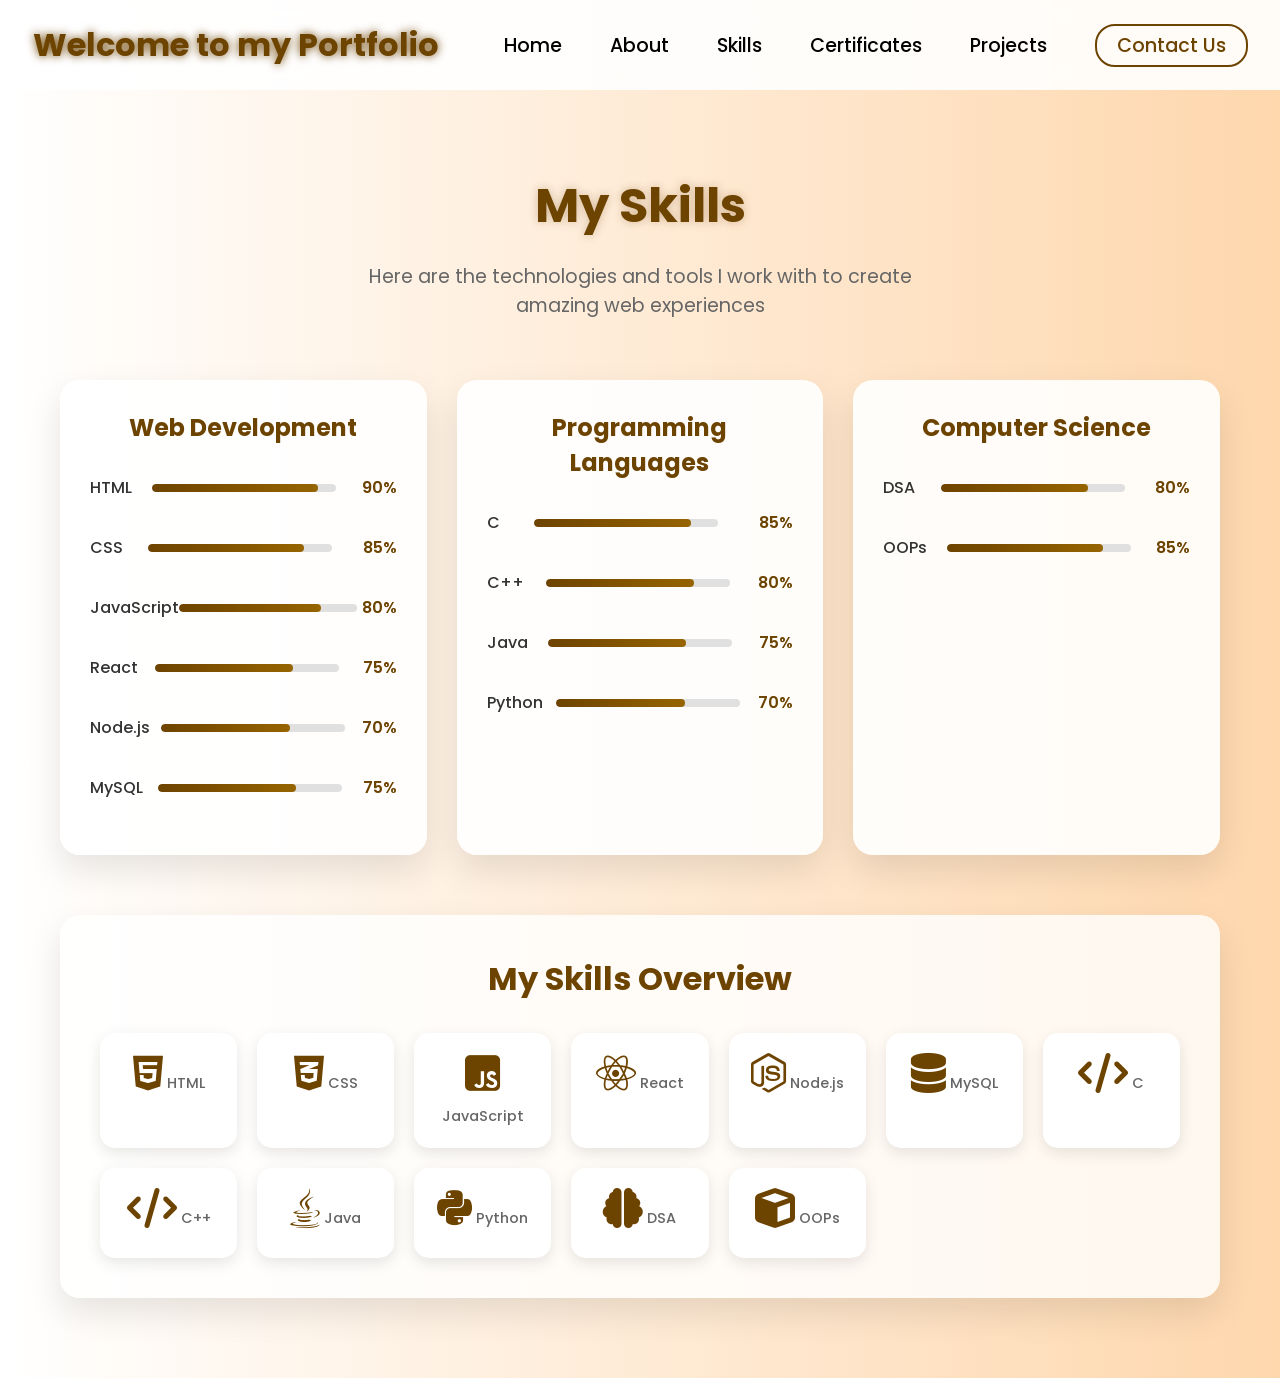
<file: skills.html>
<!DOCTYPE html>
<html lang="en">
<head>
    <meta charset="UTF-8">
    <meta name="viewport" content="width=device-width, initial-scale=1.0">
    <link rel="stylesheet" href="https://cdnjs.cloudflare.com/ajax/libs/font-awesome/6.7.1/css/all.min.css">
    <title>Skills - Ajay Portfolio</title>
    <link rel="stylesheet" href="https://unpkg.com/aos@next/dist/aos.css" />
    
    <style>
        @import url('https://fonts.googleapis.com/css2?family=Poppins:wght@100;200;300;400;500;600&display=swap');

        *{
            padding: 0;
            margin: 0;
            font-family: 'Poppins', sans-serif;
            box-sizing: border-box;
        }

        html{
            overflow-x: hidden;
        }

        body{
            width: 100%;
            min-height: 100vh;
            background: linear-gradient(to right, rgb(255,255,255), rgb(254,215,173));
        }

        nav{
            width: 100%;
            height: 10vh;
            position: sticky;
            top: 0;
            background: rgba(255,255,255,0.9);
            backdrop-filter: blur(10px);
            z-index: 1000;
        }

        .nav-container{
            width: 100%;
            height: 100%;
            display: flex;
            justify-content: space-around;
            align-items: center;
        }

        .logo{
            color: black;
            font-size: 2rem;
            font-weight: bolder;
        }

        .logo span{
            color: rgb(109,67, 0);
            text-shadow: 0 0 10px rgb(109,67, 0);
        }

        .hamburg, .cancel{
            cursor: pointer;
            position: absolute;
            right: 15px;
            top: 10px;
            color: black;
            font-size: 2rem;
            display: none;
        }

        .nav-container .links {
            display: flex;
            gap: 3rem;
            align-items: center;
        }

        .nav-container .links a{
            position: relative;
            font-size: 1.2rem;
            color: black;
            text-decoration: none;
            font-weight: 500;
            transform: 0.3s linear;
        }

        .nav-container .links a::before{
            position: absolute;
            content: "";
            bottom: -3px;
            left: 0;
            width: 0%;
            height: 3px;
            background-color: rgb(109,67, 0);
            transition: 0.2s linear;
        }

        .nav-container .links a:hover::before{
            width: 100%;
        }

        .nav-container .contact-btn{
            background-color: transparent;
            padding: 5px 20px;
            border-radius: 20px;
            border: 2px solid rgb(109,67, 0);
            transition: 0.2s linear;
        }

        .nav-container .contact-btn a{
            color: rgb(109,67, 0);
            transition: 0.3s linear;
        }

        .nav-container .contact-btn:hover, .nav-container .contact-btn:hover a{
            background-color: rgb(109,67, 0);
            color: white;
        }

        .nav-container .links a:hover{
            color: rgb(109,67, 0);
        }

        .dropdown{
            z-index: 100;
            position: absolute;
            top: 0;
            transform: translateY(-500px);
            width: 100%;
            height: auto;
            backdrop-filter: brightness(40%) blur(3px);
            box-shadow: 0 0 20px black;
            transition: 0.2s linear;
        }

        .dropdown .links a{
            color: white;
            display: flex;
            text-decoration: none;
            justify-content: center;
            padding: 15px 0;
            align-items: center;
            transition: 0.2s linear;
        }

        .dropdown .links a:hover{
            background-color: rgb(109,67, 0);
        }

        .skills-section {
            padding: 80px 20px;
            max-width: 1200px;
            margin: 0 auto;
        }

        .skills-header {
            text-align: center;
            margin-bottom: 60px;
        }

        .skills-header h1 {
            font-size: 3rem;
            color: rgb(109,67, 0);
            margin-bottom: 20px;
            text-shadow: 0 0 10px rgba(109,67, 0, 0.3);
        }

        .skills-header p {
            font-size: 1.2rem;
            color: #666;
            max-width: 600px;
            margin: 0 auto;
        }

        .skills-grid {
            display: grid;
            grid-template-columns: repeat(auto-fit, minmax(300px, 1fr));
            gap: 30px;
            margin-bottom: 60px;
        }

        .skill-category {
            background: rgba(255,255,255,0.9);
            border-radius: 20px;
            padding: 30px;
            box-shadow: 0 15px 35px rgba(0,0,0,0.1);
            transition: transform 0.3s ease;
        }

        .skill-category:hover {
            transform: translateY(-10px);
        }

        .skill-category h3 {
            font-size: 1.5rem;
            color: rgb(109,67, 0);
            margin-bottom: 20px;
            text-align: center;
        }

        .skill-item {
            display: flex;
            justify-content: space-between;
            align-items: center;
            margin-bottom: 15px;
            padding: 10px 0;
        }

        .skill-name {
            font-weight: 500;
            color: #333;
        }

        .skill-bar {
            width: 60%;
            height: 8px;
            background: #e0e0e0;
            border-radius: 4px;
            overflow: hidden;
        }

        .skill-progress {
            height: 100%;
            background: linear-gradient(90deg, rgb(109,67, 0), rgb(150,100, 0));
            border-radius: 4px;
            transition: width 1s ease;
        }

        .skill-percentage {
            font-weight: 600;
            color: rgb(109,67, 0);
            min-width: 40px;
            text-align: right;
        }

        .tools-section {
            background: rgba(255,255,255,0.8);
            border-radius: 20px;
            padding: 40px;
            box-shadow: 0 15px 35px rgba(0,0,0,0.1);
        }

        .tools-section h2 {
            font-size: 2rem;
            color: rgb(109,67, 0);
            margin-bottom: 30px;
            text-align: center;
        }

        .tools-grid {
            display: grid;
            grid-template-columns: repeat(auto-fit, minmax(120px, 1fr));
            gap: 20px;
        }

        .tool-item {
            text-align: center;
            padding: 20px;
            background: white;
            border-radius: 15px;
            box-shadow: 0 5px 15px rgba(0,0,0,0.1);
            transition: transform 0.3s ease;
        }

        .tool-item:hover {
            transform: scale(1.05);
        }

        .tool-item i {
            font-size: 2.5rem;
            color: rgb(109,67, 0);
            margin-bottom: 10px;
        }

        .tool-item span {
            font-size: 0.9rem;
            color: #666;
            font-weight: 500;
        }

        @media (max-width: 884px) {
            .skills-header h1 {
                font-size: 2.5rem;
            }

            .skills-grid {
                grid-template-columns: 1fr;
            }

            .tools-grid {
                grid-template-columns: repeat(auto-fit, minmax(100px, 1fr));
            }

            nav .logo{
                position: absolute;
                top: 16px;
                left: 15px;
                font-size: 1.5rem;
            }

            .nav-container .links{
                display: none;
            }

            .hamburg,.cancel{
                display: block;
            }
        }
    </style>
</head>
<body>
    <nav>
        <div class="nav-container">
            <div class="logo" data-aos="zoom-in" data-aos-duration="1000">
                <span>Welcome to my Portfolio</span>
            </div>
            
            <div class="links">
                <div class="link" data-aos="fade-up" data-aos-duration="1000" data-aos-delay="100"><a href="index.html">Home</a></div>
                <div class="link" data-aos="fade-up" data-aos-duration="1000" data-aos-delay="200"><a href="about.html">About</a></div>
                <div class="link" data-aos="fade-up" data-aos-duration="1000" data-aos-delay="300"><a href="skills.html">Skills</a></div>
                <div class="link" data-aos="fade-up" data-aos-duration="1000" data-aos-delay="400"><a href="certificates.html">Certificates</a></div>
                <div class="link" data-aos="fade-up" data-aos-duration="1000" data-aos-delay="500"><a href="projects.html">Projects</a></div>
                <div class="link contact-btn" data-aos="fade-up" data-aos-duration="1000" data-aos-delay="600"><a href="contact.html">Contact Us</a></div>
            </div>
            <i class="fa-solid fa-bars hamburg" onclick="hamburg()"></i>
        </div>
        <div class="dropdown">
            <div class="links">
                <a href="index.html">Home</a>
                <a href="about.html">About</a>
                <a href="skills.html">Skills</a>
                <a href="certificates.html">Certificates</a>
                <a href="projects.html">Projects</a>
                <a href="contact.html">Contact Us</a>
                <i class="fa-solid fa-xmark cancel" onclick="cancel()"></i>
            </div>
        </div>
    </nav>

    <section class="skills-section">
        <div class="skills-header" data-aos="fade-up" data-aos-duration="1000">
            <h1>My Skills</h1>
            <p>Here are the technologies and tools I work with to create amazing web experiences</p>
        </div>

        <div class="skills-grid">
            <div class="skill-category" data-aos="fade-up" data-aos-duration="1000" data-aos-delay="200">
                <h3>Web Development</h3>
                <div class="skill-item">
                    <span class="skill-name">HTML</span>
                    <div class="skill-bar">
                        <div class="skill-progress" style="width: 90%"></div>
                    </div>
                    <span class="skill-percentage">90%</span>
                </div>
                <div class="skill-item">
                    <span class="skill-name">CSS</span>
                    <div class="skill-bar">
                        <div class="skill-progress" style="width: 85%"></div>
                    </div>
                    <span class="skill-percentage">85%</span>
                </div>
                <div class="skill-item">
                    <span class="skill-name">JavaScript</span>
                    <div class="skill-bar">
                        <div class="skill-progress" style="width: 80%"></div>
                    </div>
                    <span class="skill-percentage">80%</span>
                </div>
                <div class="skill-item">
                    <span class="skill-name">React</span>
                    <div class="skill-bar">
                        <div class="skill-progress" style="width: 75%"></div>
                    </div>
                    <span class="skill-percentage">75%</span>
                </div>
                <div class="skill-item">
                    <span class="skill-name">Node.js</span>
                    <div class="skill-bar">
                        <div class="skill-progress" style="width: 70%"></div>
                    </div>
                    <span class="skill-percentage">70%</span>
                </div>
                <div class="skill-item">
                    <span class="skill-name">MySQL</span>
                    <div class="skill-bar">
                        <div class="skill-progress" style="width: 75%"></div>
                    </div>
                    <span class="skill-percentage">75%</span>
                </div>
            </div>

            <div class="skill-category" data-aos="fade-up" data-aos-duration="1000" data-aos-delay="400">
                <h3>Programming Languages</h3>
                <div class="skill-item">
                    <span class="skill-name">C</span>
                    <div class="skill-bar">
                        <div class="skill-progress" style="width: 85%"></div>
                    </div>
                    <span class="skill-percentage">85%</span>
                </div>
                <div class="skill-item">
                    <span class="skill-name">C++</span>
                    <div class="skill-bar">
                        <div class="skill-progress" style="width: 80%"></div>
                    </div>
                    <span class="skill-percentage">80%</span>
                </div>
                <div class="skill-item">
                    <span class="skill-name">Java</span>
                    <div class="skill-bar">
                        <div class="skill-progress" style="width: 75%"></div>
                    </div>
                    <span class="skill-percentage">75%</span>
                </div>
                <div class="skill-item">
                    <span class="skill-name">Python</span>
                    <div class="skill-bar">
                        <div class="skill-progress" style="width: 70%"></div>
                    </div>
                    <span class="skill-percentage">70%</span>
                </div>
            </div>

            <div class="skill-category" data-aos="fade-up" data-aos-duration="1000" data-aos-delay="600">
                <h3>Computer Science</h3>
                <div class="skill-item">
                    <span class="skill-name">DSA</span>
                    <div class="skill-bar">
                        <div class="skill-progress" style="width: 80%"></div>
                    </div>
                    <span class="skill-percentage">80%</span>
                </div>
                <div class="skill-item">
                    <span class="skill-name">OOPs</span>
                    <div class="skill-bar">
                        <div class="skill-progress" style="width: 85%"></div>
                    </div>
                    <span class="skill-percentage">85%</span>
                </div>
            </div>
        </div>

        <div class="tools-section" data-aos="fade-up" data-aos-duration="1000" data-aos-delay="800">
            <h2>My Skills Overview</h2>
            <div class="tools-grid">
                <div class="tool-item">
                    <i class="fab fa-html5"></i>
                    <span>HTML</span>
                </div>
                <div class="tool-item">
                    <i class="fab fa-css3-alt"></i>
                    <span>CSS</span>
                </div>
                <div class="tool-item">
                    <i class="fab fa-js-square"></i>
                    <span>JavaScript</span>
                </div>
                <div class="tool-item">
                    <i class="fab fa-react"></i>
                    <span>React</span>
                </div>
                <div class="tool-item">
                    <i class="fab fa-node-js"></i>
                    <span>Node.js</span>
                </div>
                <div class="tool-item">
                    <i class="fas fa-database"></i>
                    <span>MySQL</span>
                </div>
                <div class="tool-item">
                    <i class="fas fa-code"></i>
                    <span>C</span>
                </div>
                <div class="tool-item">
                    <i class="fas fa-code"></i>
                    <span>C++</span>
                </div>
                <div class="tool-item">
                    <i class="fab fa-java"></i>
                    <span>Java</span>
                </div>
                <div class="tool-item">
                    <i class="fab fa-python"></i>
                    <span>Python</span>
                </div>
                <div class="tool-item">
                    <i class="fas fa-brain"></i>
                    <span>DSA</span>
                </div>
                <div class="tool-item">
                    <i class="fas fa-cube"></i>
                    <span>OOPs</span>
                </div>
            </div>
        </div>
    </section>

    <script src="https://unpkg.com/aos@next/dist/aos.js"></script>
    <script>
        AOS.init({offset:0});
    </script>
    <script>
        function hamburg(){
            const navbar = document.querySelector(".dropdown")
            navbar.style.transform = "translateY(0px)"
        }
        function cancel(){
            const navbar = document.querySelector(".dropdown")
            navbar.style.transform = "translateY(-500px)"
        }
    </script>
</body>
</html>
</file>
<file: style.css>
@import url('https://fonts.googleapis.com/css2?family=Poppins:wght@100;200;300;400;500;600&display=swap');

*{
    padding: 0;
    margin: 0;
    font-family: 'Poppins', sans-serif;
    box-sizing: border-box;
}

html{
    overflow-x: hidden;
}

body{
    width: 100%;
    height: 100vh;
    overflow: hidden;
    background: linear-gradient(to right, rgb(255,255,255), rgb(254,215,173));
}

nav{
    width: 100%;
    height: 10vh;
    position: sticky;
}
/* Profile image styling is now handled in .main-container .image img */


.nav-container{
    width: 100%;
    height: 100%;
    display: flex;
    justify-content: space-around;
    align-items: center;
}

.logo{
    color: black;
    font-size: 2rem;
    font-weight: bolder;
}

.logo span{
    color: rgb(109,67, 0);
    text-shadow: 0 0 10px rgb(109,67, 0);
}

.hamburg, .cancel{
    cursor: pointer;
    position: absolute;
    right: 15px;
    top: 10px;
    color: black;
    font-size: 2rem;
    display: none;
}

.nav-container .links {
    display: flex;
    gap: 3rem;
    align-items: center;
}

.nav-container .links a{
    position: relative;
    font-size: 1.2rem;
    color: black;
    text-decoration: none;
    font-weight: 500;
    transform: 0.3s linear;
}

.nav-container .links a::before{
    position: absolute;
    content: "";
    bottom: -3px;
    left: 0;
    width: 0%;
    height: 3px;
    background-color: rgb(109,67, 0);
    transition: 0.2s linear;
}

.nav-container .links a:hover::before{
    width: 100%;
}

.nav-container .contact-btn{
    background-color: transparent;
    padding: 5px 20px;
    border-radius: 20px;
    border: 2px solid rgb(109,67, 0);
    transition: 0.2s linear;
}

.nav-container .contact-btn a{
    color: white;
    transition: 0.3s linear;
}

.nav-container .contact-btn:hover, .nav-container .contact-btn:hover a{
    background-color: rgb(109,67, 0);
    color: white;
}

.nav-container .links a:hover{
    color: rgb(109,67, 0);
}

.dropdown{
    z-index: 100;
    position: absolute;
    top: 0;
    transform: translateY(-500px);
    width: 100%;
    height: auto;
    backdrop-filter: brightness(40%) blur(3px);
    box-shadow: 0 0 20px black;
    transition: 0.2s linear;
}

.dropdown .links a{
    color: white;
    display: flex;
    text-decoration: none;
    justify-content: center;
    padding: 15px 0;
    align-items: center;
    transition: 0.2s linear;
}

.dropdown .links a:hover{
    background-color: rgb(109,67, 0);
}

section{
    width: 100%;
    height: 90vh;
}

.main-container{
    width: 100%;
    height: 100%;
    display: flex;
    justify-content: space-evenly;
    align-items: center;
}

.main-container .image{
    width: 50%;
    display: flex;
    justify-content: center;
    align-items: center;
}

.main-container .image img{
    width: 340px;
    height: 340px;
    object-fit: cover;
    border-radius: 50%;
    box-shadow: 0 10px 25px rgba(0,0,0,0.18);
}

.main-container .content{
    color: black;
    width: 40%;
    min-height: 100px;
}

.content h1{
    font-size: clamp(1rem, 2rem + 5vw, 3rem);
}

.content h1 span{
    color: rgb(109,67, 0);
    text-shadow: 0 0 10px rgb(109,67, 0);
}

.content .typewriter{
    font-weight: 600;
    font-size: clamp(1rem, 1rem + 5vw, 2rem);
}

.content .typewriter span{
    color: rgb(109,67, 0);
    font-size: 2.5rem;
    text-shadow: 0 0 5px rgb(109,67, 0);
    position: relative;
    transition: 0.3s linear;
}

.typewriter span::before{
    content: "Developer";
    animation: none;
}

.typewriter span::after{
    content: "";
    position: absolute;
    width: calc(100% + 8px);
    height: 100%;
    border-left: 3px solid black;
    animation:  cursor 0.6s linear infinite;
}

@keyframes cursor {
    to{
        border-left: 3px solid #b74b4b;
    }
}

@keyframes words {
    0%, 33%{
        content: "Developer";
    }
    34%, 66%{
        content: "Designer";
    }
    67%, 100%{
        content: "Youtuber";
    }
}

.content p{
    font-size: clamp(0.4rem, 0.2rem + 9vw, 1rem);
    margin: 10px 0;
}

.social-links i{
    display: inline-flex;
    justify-content: center;
    align-items: center;
    width: 3rem;
    height: 3rem;
    background-color:transparent;
    border: 0.2rem solid rgb(109,67, 0);
    border-radius: 50%;
    color:rgb(109,67, 0);
    margin: 5px 10px;
    font-size: 1.5rem;
    transition: 0.2s linear;
}

.social-links i:hover{
    scale: 1.3;
    color: white;
    background-color: rgb(109,67, 0);
    filter: drop-shadow(0 0 10px rgb(109,67,0));
}

.content button{
    width: 40%;
    height: 6vh;
    margin: 30px;
    background-color: rgb(109,67, 0);
    color: white;
    border: none;
    outline: none;
    font-size: 100%;
    font-weight: 700;
    border-radius: 5px;
    transition: 0.2s linear;
}

.content button:hover{
 scale: 1.1;
 color: rgb(109,67, 0);
 border: 2px solid rgb(109,67, 0);
 background-color: transparent;
 font-weight: 700;
 box-shadow: 0 0 40px rgb(109,67, 0);
}

@media (max-width:884px) {
    body{
        overflow-y: visible;
    }

    nav .logo{
        position: absolute;
        top: 16px;
        left: 15px;
        font-size: 1.5rem;
    }

    .main-container{
        display: flex;
        flex-direction: column;
    }

    .nav-container .links{
        display: none;
    }

    .hamburg,.cancel{
        display: block;
    }

    .main-container .content{
        width: 80%;
    }

    .social-links i{
        width: 2.5rem;
        height: 2.5rem;
        font-size: 1.5rem;
    }
    .cancel{
        color: white;
    }

    .main-container .image{
        width: 80%;
        margin-bottom: 0px;
    }
}
</file>
